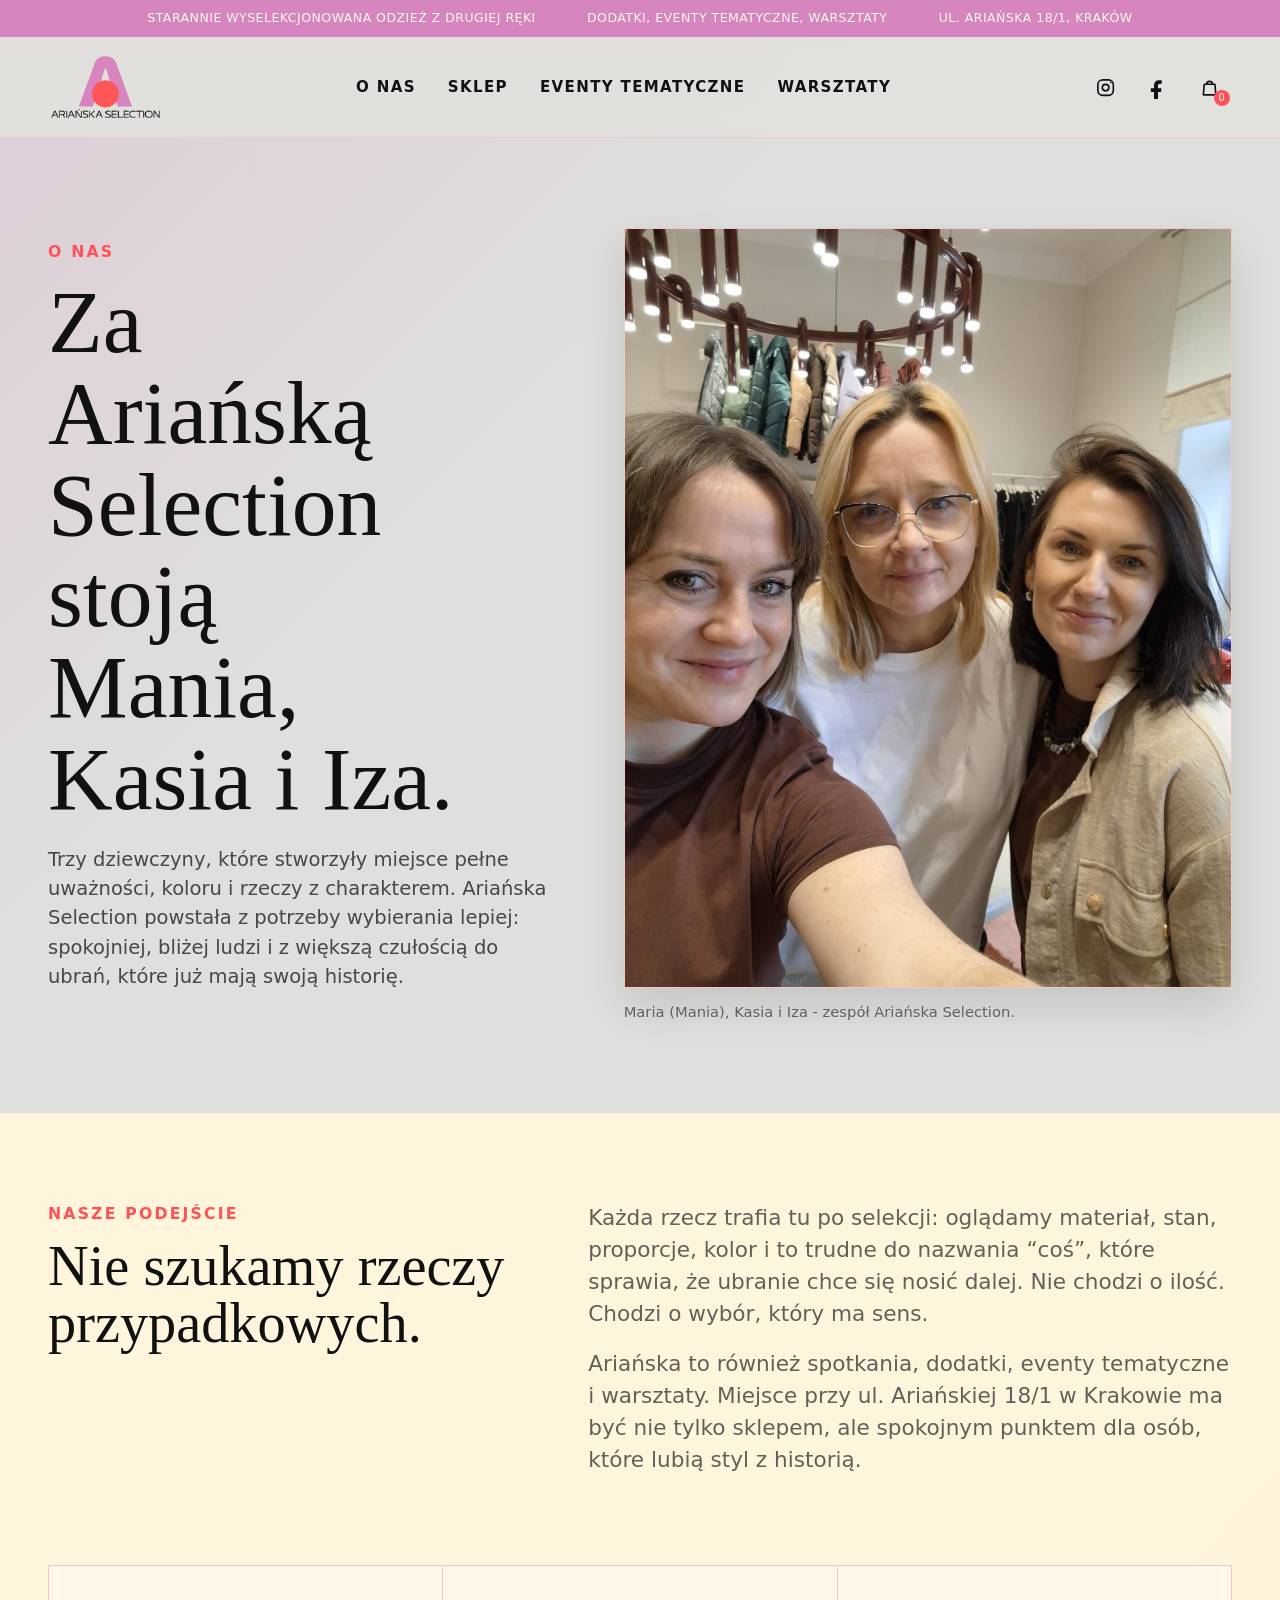
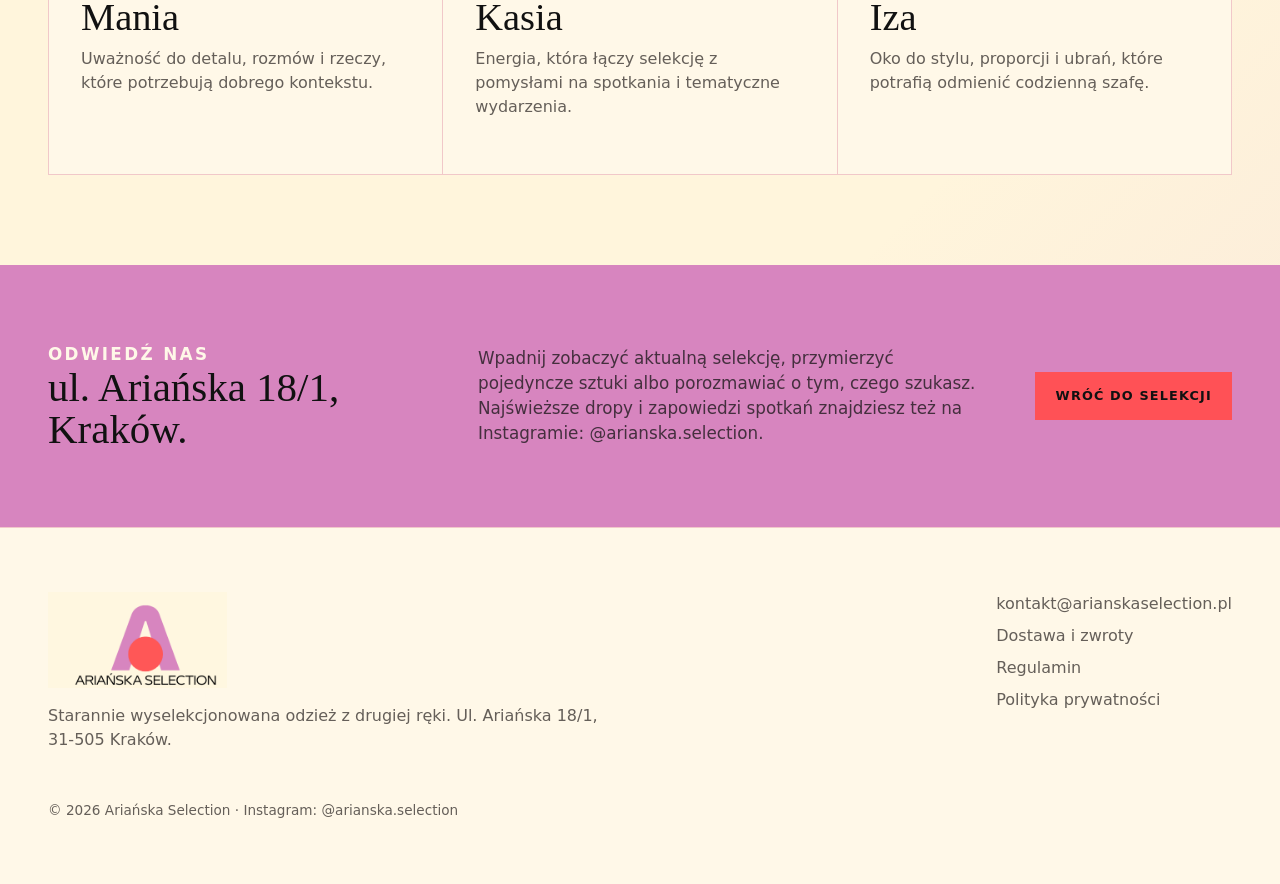
<file: o-nas.html>
<!doctype html>
<html lang="pl">
  <head>
    <meta charset="utf-8">
    <meta name="viewport" content="width=device-width, initial-scale=1">
    <title>O nas | Ariańska Selection</title>
    <meta
      name="description"
      content="Poznaj Marię, Kasię i Izę - dziewczyny, które tworzą Ariańska Selection przy ul. Ariańskiej 18/1 w Krakowie."
    >
    <link rel="preconnect" href="https://images.unsplash.com">
    <link rel="stylesheet" href="styles.css">
  </head>
  <body>
    <div class="topline">
      <span>Starannie wyselekcjonowana odzież z drugiej ręki</span>
      <span>Dodatki, eventy tematyczne, warsztaty</span>
      <span>Ul. Ariańska 18/1, Kraków</span>
    </div>

    <header class="site-header" data-header>
      <a class="brand" href="index.html" aria-label="Ariańska Selection">
        <img src="assets/logo-menu.png" alt="Ariańska Selection">
      </a>

      <button class="nav-toggle" type="button" aria-expanded="false" aria-controls="site-nav" data-nav-toggle>
        <span></span>
        <span></span>
        <span></span>
      </button>

      <nav class="site-nav" id="site-nav" data-nav>
        <a href="o-nas.html" aria-current="page">O nas</a>
        <a href="index.html#sklep">Sklep</a>
        <a href="index.html#eventy">Eventy tematyczne</a>
        <a href="index.html#warsztaty">Warsztaty</a>
      </nav>

      <div class="header-actions">
        <a class="social-link" href="#" aria-label="Instagram">
          <svg viewBox="0 0 24 24" aria-hidden="true">
            <rect x="4" y="4" width="16" height="16" rx="5"></rect>
            <circle cx="12" cy="12" r="3.4"></circle>
            <path d="M17.3 6.8h.01"></path>
          </svg>
        </a>
        <a class="social-link" href="#" aria-label="Facebook">
          <svg viewBox="0 0 24 24" aria-hidden="true">
            <path d="M14.2 8.1h2.1V4.6c-.36-.05-1.58-.16-3-.16-2.97 0-5 1.86-5 5.28v3H5v3.92h3.3v7.14h4.05v-7.14h3.17l.5-3.92h-3.67v-2.62c0-1.13.3-1.9 1.85-1.9Z"></path>
          </svg>
        </a>
        <button class="bag-button" type="button" aria-label="Koszyk" data-bag>
          <svg viewBox="0 0 24 24" aria-hidden="true">
            <path d="M6.5 8.5h11l1 11h-13l1-11Z"></path>
            <path d="M9 8.5a3 3 0 0 1 6 0"></path>
          </svg>
          <span data-bag-count>0</span>
        </button>
      </div>
    </header>

    <main id="top">
      <section class="about-hero">
        <div class="about-hero-copy">
          <p class="eyebrow">O nas</p>
          <h1>Za Ariańską Selection stoją Mania, Kasia i Iza.</h1>
          <p>
            Trzy dziewczyny, które stworzyły miejsce pełne uważności, koloru i rzeczy
            z charakterem. Ariańska Selection powstała z potrzeby wybierania lepiej:
            spokojniej, bliżej ludzi i z większą czułością do ubrań, które już mają
            swoją historię.
          </p>
        </div>
        <figure class="about-team-photo">
          <img
            src="assets/team-arianska-selection.png"
            alt="Maria, Kasia i Iza w sklepie Ariańska Selection"
          >
          <figcaption>Maria (Mania), Kasia i Iza - zespół Ariańska Selection.</figcaption>
        </figure>
      </section>

      <section class="about-story">
        <div>
          <p class="eyebrow">Nasze podejście</p>
          <h2>Nie szukamy rzeczy przypadkowych.</h2>
        </div>
        <div class="about-story-text">
          <p>
            Każda rzecz trafia tu po selekcji: oglądamy materiał, stan, proporcje,
            kolor i to trudne do nazwania “coś”, które sprawia, że ubranie chce się
            nosić dalej. Nie chodzi o ilość. Chodzi o wybór, który ma sens.
          </p>
          <p>
            Ariańska to również spotkania, dodatki, eventy tematyczne i warsztaty.
            Miejsce przy ul. Ariańskiej 18/1 w Krakowie ma być nie tylko sklepem,
            ale spokojnym punktem dla osób, które lubią styl z historią.
          </p>
        </div>
      </section>

      <section class="about-values" aria-label="Co tworzy Ariańska Selection">
        <article>
          <strong>Mania</strong>
          <span>Uważność do detalu, rozmów i rzeczy, które potrzebują dobrego kontekstu.</span>
        </article>
        <article>
          <strong>Kasia</strong>
          <span>Energia, która łączy selekcję z pomysłami na spotkania i tematyczne wydarzenia.</span>
        </article>
        <article>
          <strong>Iza</strong>
          <span>Oko do stylu, proporcji i ubrań, które potrafią odmienić codzienną szafę.</span>
        </article>
      </section>

      <section class="about-visit">
        <div>
          <p class="eyebrow">Odwiedź nas</p>
          <h2>ul. Ariańska 18/1, Kraków.</h2>
        </div>
        <p>
          Wpadnij zobaczyć aktualną selekcję, przymierzyć pojedyncze sztuki albo
          porozmawiać o tym, czego szukasz. Najświeższe dropy i zapowiedzi spotkań
          znajdziesz też na Instagramie: @arianska.selection.
        </p>
        <a class="button primary" href="index.html#sklep">Wróć do selekcji</a>
      </section>
    </main>

    <footer class="site-footer">
      <div>
        <a class="brand footer-brand" href="index.html">
          <img src="assets/arianska-logo-card.png" alt="Ariańska Selection">
        </a>
        <p>Starannie wyselekcjonowana odzież z drugiej ręki. Ul. Ariańska 18/1, 31-505 Kraków.</p>
      </div>
      <nav aria-label="Stopka">
        <a href="mailto:kontakt@arianskaselection.pl">kontakt@arianskaselection.pl</a>
        <a href="#">Dostawa i zwroty</a>
        <a href="#">Regulamin</a>
        <a href="#">Polityka prywatności</a>
      </nav>
      <p class="copyright">© 2026 Ariańska Selection · Instagram: @arianska.selection</p>
    </footer>

    <div class="toast" role="status" aria-live="polite" data-toast></div>
    <script src="script.js"></script>
  </body>
</html>
</file>
<file: styles.css>
:root {
  color-scheme: light;
  --ink: #111111;
  --muted: #655f59;
  --paper: #fff5dc;
  --menu-bg: #dfdfdd;
  --white: #fff8e8;
  --line: #f1c8c9;
  --lilac: #cf79bd;
  --topline: #d785bf;
  --coral: #ff5156;
  --pink: #f1c1c4;
  --deep: #191413;
  --shadow: 0 18px 42px rgba(17, 17, 17, 0.13);
}

* {
  box-sizing: border-box;
}

html {
  scroll-behavior: smooth;
}

body {
  margin: 0;
  color: var(--ink);
  background:
    linear-gradient(135deg, rgba(255, 81, 86, 0.08), transparent 28%),
    linear-gradient(315deg, rgba(207, 121, 189, 0.13), transparent 28%),
    var(--paper);
  font-family: Inter, ui-sans-serif, system-ui, -apple-system, BlinkMacSystemFont, "Segoe UI", sans-serif;
  line-height: 1.5;
}

img {
  display: block;
  width: 100%;
  height: auto;
}

a {
  color: inherit;
  text-decoration: none;
}

button,
input {
  font: inherit;
}

.topline {
  display: flex;
  flex-wrap: wrap;
  justify-content: center;
  gap: 0.75rem clamp(1.5rem, 4vw, 3.25rem);
  background: var(--topline);
  color: var(--white);
  font-size: 0.78rem;
  letter-spacing: 0.04em;
  text-transform: uppercase;
  text-align: center;
}

.topline span {
  padding: 0.58rem 0;
}

.site-header {
  position: sticky;
  top: 0;
  z-index: 20;
  display: grid;
  grid-template-columns: auto 1fr auto;
  align-items: center;
  gap: 1.5rem;
  padding: 1rem clamp(1rem, 4vw, 3rem);
  background: rgba(223, 223, 221, 0.93);
  border-bottom: 1px solid rgba(241, 200, 201, 0.9);
  backdrop-filter: blur(16px);
}

.brand {
  display: inline-flex;
  align-items: center;
  min-width: max-content;
}

.site-header .brand img {
  width: clamp(6.8rem, 9vw, 8.2rem);
  height: auto;
  object-fit: contain;
}

.footer-brand img {
  width: clamp(8.8rem, 14vw, 11.2rem);
  height: auto;
}

.site-nav {
  display: flex;
  justify-content: center;
  gap: clamp(1rem, 2.5vw, 2.15rem);
  font-size: 0.94rem;
  font-weight: 600;
  letter-spacing: 0.09em;
  text-transform: uppercase;
}

.site-nav a {
  position: relative;
  padding: 0.5rem 0;
}

.site-nav a::after {
  position: absolute;
  right: 0;
  bottom: 0.15rem;
  left: 0;
  height: 1px;
  content: "";
  background: currentColor;
  transform: scaleX(0);
  transform-origin: center;
  transition: transform 180ms ease;
}

.site-nav a:hover::after {
  transform: scaleX(1);
}

.header-actions {
  display: flex;
  align-items: center;
  gap: 0.5rem;
}

.social-link,
.bag-button,
.nav-toggle,
.wish {
  border: 0;
  color: var(--ink);
  background: transparent;
  cursor: pointer;
}

.social-link,
.bag-button {
  display: grid;
  place-items: center;
  width: 2.75rem;
  height: 2.75rem;
}

.social-link svg,
.bag-button svg {
  width: 1.45rem;
  height: 1.45rem;
  fill: none;
  stroke: currentColor;
  stroke-width: 1.7;
  stroke-linecap: round;
  stroke-linejoin: round;
}

.social-link[aria-label="Facebook"] svg {
  fill: currentColor;
  stroke: none;
}

.bag-button {
  position: relative;
}

.bag-button span {
  position: absolute;
  right: 0.15rem;
  bottom: 0.2rem;
  display: grid;
  place-items: center;
  min-width: 1rem;
  height: 1rem;
  padding: 0 0.2rem;
  color: var(--white);
  background: var(--coral);
  border-radius: 999px;
  font-size: 0.62rem;
}

.nav-toggle {
  display: none;
  width: 2.5rem;
  height: 2.5rem;
  padding: 0.6rem;
}

.nav-toggle span {
  display: block;
  height: 1px;
  margin: 0.32rem 0;
  background: var(--ink);
}

.hero {
  position: relative;
  min-height: min(760px, calc(100vh - 6rem));
  display: grid;
  align-items: center;
  overflow: hidden;
  background: var(--deep);
}

.hero picture,
.hero picture > img {
  position: absolute;
  inset: 0;
  width: 100%;
  height: 100%;
}

.hero picture > img {
  object-fit: cover;
  object-position: 58% center;
  opacity: 0.72;
}

.hero::after {
  position: absolute;
  inset: 0;
  content: "";
  background:
    linear-gradient(90deg, rgba(223, 223, 221, 0.96), rgba(223, 223, 221, 0.58) 52%, rgba(255, 81, 86, 0.2)),
    linear-gradient(0deg, rgba(207, 121, 189, 0.28), transparent 44%);
}

.hero-copy {
  position: relative;
  z-index: 1;
  width: min(720px, calc(100% - 2rem));
  margin: clamp(1rem, 4vw, 3rem) 0 0 clamp(1rem, 8vw, 6rem);
  color: var(--ink);
}

.eyebrow {
  margin: 0 0 0.75rem;
  color: var(--coral);
  font-size: 0.78rem;
  font-weight: 700;
  letter-spacing: 0.14em;
  text-transform: uppercase;
}

.hero .eyebrow {
  color: var(--coral);
  font-size: 0.9rem;
}

h1,
h2,
h3,
p {
  margin-top: 0;
}

h1,
h2 {
  font-family: Georgia, "Times New Roman", serif;
  font-weight: 500;
  line-height: 1.02;
}

h1 {
  max-width: 11ch;
  margin-bottom: 1.2rem;
  font-size: clamp(3rem, 8vw, 6.6rem);
}

h2 {
  margin-bottom: 0;
  font-size: clamp(2.1rem, 4.4vw, 4rem);
}

h3 {
  margin-bottom: 0.35rem;
  font-size: 1.08rem;
  line-height: 1.2;
}

.hero-copy p:not(.eyebrow) {
  max-width: 42rem;
  color: rgba(17, 17, 17, 0.76);
  font-size: clamp(1rem, 1.5vw, 1.18rem);
}

.hero-actions {
  display: flex;
  flex-wrap: wrap;
  gap: 0.8rem;
  margin-top: 1.8rem;
}

.button {
  display: inline-flex;
  align-items: center;
  justify-content: center;
  min-height: 3rem;
  padding: 0.82rem 1.2rem;
  border: 1px solid currentColor;
  font-size: 0.8rem;
  font-weight: 700;
  letter-spacing: 0.09em;
  text-transform: uppercase;
  transition: transform 180ms ease, background 180ms ease, color 180ms ease;
}

.button:hover {
  transform: translateY(-1px);
}

.button.primary {
  color: var(--ink);
  background: var(--coral);
  border-color: var(--coral);
}

.button.ghost {
  color: var(--ink);
  background: rgba(255, 248, 232, 0.52);
}

.button.secondary {
  color: var(--ink);
  background: var(--white);
}

.trust-strip {
  display: grid;
  grid-template-columns: repeat(3, 1fr);
  border-bottom: 1px solid var(--line);
  background: var(--white);
}

.trust-strip article {
  padding: clamp(1.1rem, 3vw, 2rem);
  border-right: 1px solid var(--line);
}

.trust-strip article:last-child {
  border-right: 0;
}

.trust-strip strong,
.trust-strip span {
  display: block;
}

.trust-strip strong {
  margin-bottom: 0.35rem;
  font-size: 0.88rem;
  letter-spacing: 0.08em;
  text-transform: uppercase;
}

.trust-strip span {
  color: var(--muted);
  font-size: 0.95rem;
}

.section {
  padding: clamp(3rem, 7vw, 6.5rem) clamp(1rem, 4vw, 3rem);
}

.intro {
  display: grid;
  grid-template-columns: minmax(16rem, 0.8fr) minmax(18rem, 1fr);
  gap: clamp(2rem, 6vw, 5rem);
  align-items: start;
}

.intro > p {
  margin: 0;
  color: var(--muted);
  font-size: clamp(1.1rem, 2vw, 1.55rem);
  line-height: 1.45;
}

.section-head {
  display: flex;
  align-items: end;
  justify-content: space-between;
  gap: 1.5rem;
  margin-bottom: clamp(1.6rem, 4vw, 2.5rem);
}

.text-link {
  color: var(--coral);
  font-size: 0.82rem;
  font-weight: 800;
  letter-spacing: 0.1em;
  text-transform: uppercase;
}

.product-grid {
  display: grid;
  grid-template-columns: repeat(4, minmax(0, 1fr));
  gap: clamp(0.9rem, 2vw, 1.5rem);
}

.product-card {
  position: relative;
  background: var(--white);
  border: 1px solid var(--line);
}

.product-card img {
  aspect-ratio: 4 / 5.25;
  object-fit: cover;
}

.product-card > div {
  min-height: 11.5rem;
  padding: 1rem;
}

.product-card p {
  margin-bottom: 0.35rem;
  color: var(--muted);
}

.product-card strong {
  display: block;
  margin-top: 0.8rem;
}

.product-tag {
  color: var(--coral) !important;
  font-size: 0.72rem;
  font-weight: 800;
  letter-spacing: 0.12em;
  text-transform: uppercase;
}

.wish {
  position: absolute;
  top: 0.7rem;
  right: 0.7rem;
  z-index: 1;
  display: grid;
  place-items: center;
  width: 2.25rem;
  height: 2.25rem;
  color: var(--ink);
  background: rgba(255, 253, 249, 0.84);
  border: 1px solid rgba(32, 31, 28, 0.1);
  border-radius: 50%;
  font-size: 1.2rem;
}

.wish.is-active {
  color: var(--coral);
}

.capsules {
  padding: 0 clamp(1rem, 4vw, 3rem) clamp(3rem, 7vw, 6.5rem);
}

.capsules article {
  display: grid;
  grid-template-columns: minmax(0, 1fr) minmax(20rem, 0.78fr);
  align-items: stretch;
  background:
    linear-gradient(135deg, rgba(255, 81, 86, 0.92), rgba(255, 81, 86, 0.92)),
    var(--coral);
  color: var(--ink);
}

.capsules img {
  height: 100%;
  min-height: 32rem;
  object-fit: cover;
}

.capsules article > div {
  display: grid;
  align-content: center;
  padding: clamp(2rem, 6vw, 5rem);
}

.capsules .eyebrow {
  color: var(--paper);
}

.capsules p:not(.eyebrow) {
  color: rgba(17, 17, 17, 0.76);
  font-size: 1.08rem;
}

.capsules .button {
  width: fit-content;
  margin-top: 1.25rem;
}

.small-products {
  display: grid;
  grid-template-columns: repeat(4, minmax(0, 1fr));
  gap: 1px;
  background: var(--line);
  border: 1px solid var(--line);
}

.small-products a {
  display: grid;
  gap: 0.4rem;
  padding-bottom: 1rem;
  background: var(--white);
}

.small-products img {
  aspect-ratio: 1 / 1.12;
  object-fit: cover;
}

.small-products span,
.small-products strong {
  padding: 0 1rem;
}

.small-products span {
  min-height: 2.8rem;
  font-weight: 700;
}

.journal {
  padding: clamp(3rem, 7vw, 6.5rem) clamp(1rem, 4vw, 3rem);
  background: var(--white);
}

.journal-grid {
  display: grid;
  grid-template-columns: 1.35fr repeat(3, 1fr);
  gap: 1px;
  background: var(--line);
  border: 1px solid var(--line);
}

.journal-grid article {
  min-height: 20rem;
  padding: 1.5rem;
  background: var(--paper);
}

.journal-grid article:not(.featured-article) {
  display: grid;
  align-content: space-between;
}

.featured-article {
  display: grid;
  grid-template-rows: auto 1fr;
  padding: 0 !important;
}

.featured-article img {
  aspect-ratio: 16 / 9;
  object-fit: cover;
}

.featured-article > div {
  padding: 1.5rem;
}

.journal a {
  color: var(--coral);
  font-weight: 800;
}

.article-meta {
  color: var(--muted);
  font-size: 0.8rem;
  letter-spacing: 0.08em;
  text-transform: uppercase;
}

.community {
  display: grid;
  grid-template-columns: minmax(18rem, 0.8fr) minmax(18rem, 1fr);
  gap: clamp(2rem, 6vw, 5rem);
  align-items: center;
  padding: clamp(3rem, 7vw, 6.5rem) clamp(1rem, 4vw, 3rem);
  color: var(--ink);
  background:
    linear-gradient(130deg, var(--lilac) 0 22%, transparent 22% 100%),
    linear-gradient(35deg, var(--pink) 0 38%, var(--paper) 38% 100%);
}

.community .eyebrow {
  color: var(--coral);
}

.community p:not(.eyebrow) {
  color: rgba(17, 17, 17, 0.72);
}

.newsletter label {
  display: block;
  margin-bottom: 0.45rem;
  font-size: 0.78rem;
  font-weight: 800;
  letter-spacing: 0.12em;
  text-transform: uppercase;
}

.newsletter div {
  display: grid;
  grid-template-columns: 1fr auto;
  gap: 0.75rem;
}

.newsletter input {
  width: 100%;
  min-height: 3.2rem;
  padding: 0 1rem;
  color: var(--ink);
  background: rgba(255, 248, 232, 0.88);
  border: 1px solid rgba(17, 17, 17, 0.28);
}

.newsletter input::placeholder {
  color: rgba(17, 17, 17, 0.46);
}

.newsletter p {
  margin: 0.65rem 0 0;
  font-size: 0.9rem;
}

.site-footer {
  display: grid;
  grid-template-columns: minmax(15rem, 1fr) auto;
  gap: 2rem;
  padding: clamp(2rem, 5vw, 4rem) clamp(1rem, 4vw, 3rem);
  background: var(--white);
  border-top: 1px solid var(--line);
}

.footer-brand {
  margin-bottom: 1rem;
}

.site-footer p {
  max-width: 36rem;
  color: var(--muted);
}

.site-footer nav {
  display: grid;
  gap: 0.5rem;
  align-content: start;
  color: var(--muted);
}

.copyright {
  grid-column: 1 / -1;
  margin: 0;
  font-size: 0.85rem;
}

.toast {
  position: fixed;
  right: 1rem;
  bottom: 1rem;
  z-index: 40;
  max-width: min(22rem, calc(100vw - 2rem));
  padding: 0.9rem 1rem;
  color: var(--white);
  background: var(--deep);
  box-shadow: var(--shadow);
  opacity: 0;
  pointer-events: none;
  transform: translateY(0.7rem);
  transition: opacity 180ms ease, transform 180ms ease;
}

.toast.is-visible {
  opacity: 1;
  transform: translateY(0);
}

.about-hero {
  display: grid;
  grid-template-columns: minmax(20rem, 0.82fr) minmax(20rem, 1fr);
  gap: clamp(2rem, 6vw, 5rem);
  align-items: center;
  padding: clamp(3rem, 7vw, 6.5rem) clamp(1rem, 4vw, 3rem);
  background:
    linear-gradient(135deg, rgba(215, 133, 191, 0.18), transparent 36%),
    var(--menu-bg);
}

.about-hero-copy {
  max-width: 45rem;
}

.about-hero-copy h1 {
  max-width: 9.5ch;
  margin-bottom: 1.3rem;
  font-size: clamp(3rem, 7vw, 6rem);
}

.about-hero-copy .eyebrow,
.about-story .eyebrow {
  font-size: 0.98rem;
}

.about-hero-copy p:not(.eyebrow) {
  color: rgba(17, 17, 17, 0.74);
  font-size: clamp(1.06rem, 1.6vw, 1.22rem);
}

.about-team-photo {
  margin: 0;
}

.about-team-photo img {
  aspect-ratio: 4 / 5;
  max-height: 50rem;
  object-fit: cover;
  object-position: 50% 28%;
  border: 1px solid var(--line);
  box-shadow: var(--shadow);
}

.about-team-photo figcaption {
  margin-top: 0.8rem;
  color: var(--muted);
  font-size: 0.92rem;
}

.about-story {
  display: grid;
  grid-template-columns: minmax(18rem, 0.72fr) minmax(20rem, 1fr);
  gap: clamp(2rem, 6vw, 5rem);
  padding: clamp(3rem, 7vw, 6.5rem) clamp(1rem, 4vw, 3rem);
}

.about-story-text {
  display: grid;
  gap: 1.1rem;
  color: var(--muted);
  font-size: clamp(1.05rem, 1.7vw, 1.35rem);
  line-height: 1.48;
}

.about-story-text p {
  margin: 0;
}

.about-values {
  display: grid;
  grid-template-columns: repeat(3, minmax(0, 1fr));
  gap: 1px;
  margin: 0 clamp(1rem, 4vw, 3rem) clamp(3rem, 7vw, 6.5rem);
  background: var(--line);
  border: 1px solid var(--line);
}

.about-values article {
  min-height: 13rem;
  padding: clamp(1.2rem, 3vw, 2rem);
  background: var(--white);
}

.about-values strong,
.about-values span {
  display: block;
}

.about-values strong {
  margin-bottom: 0.65rem;
  font-family: Georgia, "Times New Roman", serif;
  font-size: clamp(1.8rem, 3vw, 2.8rem);
  font-weight: 500;
  line-height: 1;
}

.about-values span {
  color: var(--muted);
}

.about-visit {
  display: grid;
  grid-template-columns: minmax(18rem, 0.75fr) minmax(20rem, 1fr) auto;
  gap: clamp(1.5rem, 4vw, 3rem);
  align-items: center;
  padding: clamp(3rem, 6vw, 5rem) clamp(1rem, 4vw, 3rem);
  background: var(--topline);
}

.about-visit .eyebrow {
  color: var(--white);
}

.about-visit h2 {
  font-size: clamp(1.75rem, 3.2vw, 2.9rem);
}

.about-visit p {
  margin: 0;
  color: rgba(17, 17, 17, 0.74);
  font-size: 1.05rem;
}

.about-visit .button {
  white-space: nowrap;
}

@media (max-width: 1020px) {
  .product-grid,
  .small-products,
  .about-values {
    grid-template-columns: repeat(2, minmax(0, 1fr));
  }

  .journal-grid {
    grid-template-columns: 1fr 1fr;
  }

  .featured-article {
    grid-column: 1 / -1;
  }
}

@media (max-width: 780px) {
  .topline {
    display: none;
  }

  .site-header {
    grid-template-columns: auto auto 1fr;
    gap: 0.75rem;
  }

  .nav-toggle {
    display: block;
    order: -1;
  }

  .site-nav {
    position: absolute;
    top: 100%;
    right: 0;
    left: 0;
    display: none;
    flex-direction: column;
    gap: 0;
    padding: 0.7rem clamp(1rem, 4vw, 3rem) 1.1rem;
    background: var(--menu-bg);
    border-bottom: 1px solid var(--line);
  }

  .site-nav.is-open {
    display: flex;
  }

  .site-nav a {
    padding: 0.8rem 0;
    font-size: 0.9rem;
  }

  .header-actions {
    justify-self: end;
    gap: 0.1rem;
  }

  .social-link,
  .bag-button {
    width: 2.45rem;
    height: 2.45rem;
  }

  .social-link svg,
  .bag-button svg {
    width: 1.32rem;
    height: 1.32rem;
  }

  .hero {
    min-height: 42rem;
  }

  .hero picture > img {
    object-position: 66% center;
  }

  .hero-copy {
    margin: 0 auto 2rem;
  }

  h1 {
    max-width: 10ch;
  }

  .trust-strip,
  .intro,
  .capsules article,
  .community,
  .about-hero,
  .about-story,
  .about-visit,
  .site-footer {
    grid-template-columns: 1fr;
  }

  .about-hero-copy h1 {
    max-width: 11ch;
  }

  .about-team-photo img {
    max-height: none;
  }

  .about-visit .button {
    width: fit-content;
  }

  .trust-strip article {
    border-right: 0;
    border-bottom: 1px solid var(--line);
  }

  .trust-strip article:last-child {
    border-bottom: 0;
  }

  .capsules img {
    min-height: 24rem;
  }

  .section-head {
    align-items: start;
    flex-direction: column;
  }
}

@media (max-width: 560px) {
  .product-grid,
  .small-products,
  .journal-grid,
  .about-values {
    grid-template-columns: 1fr;
  }

  .newsletter div {
    grid-template-columns: 1fr;
  }

  .newsletter .button {
    width: 100%;
  }
}
</file>
